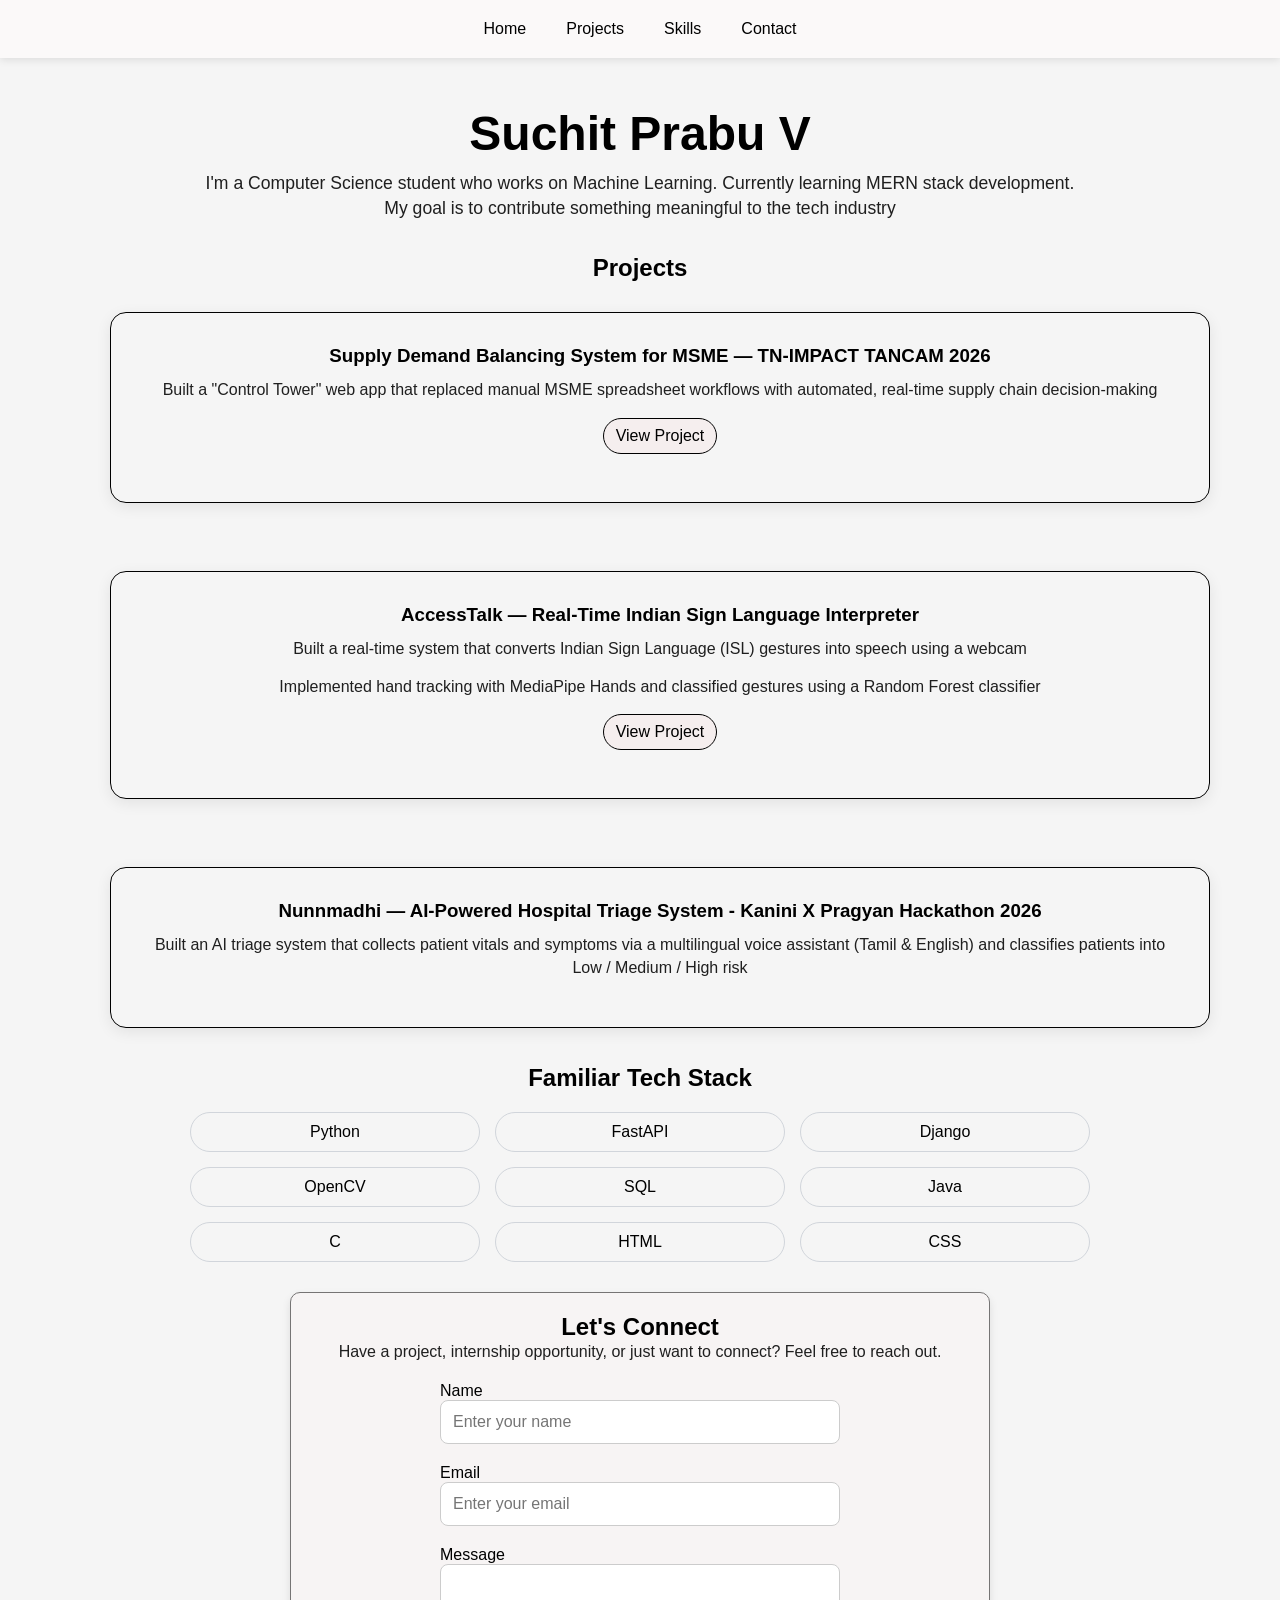
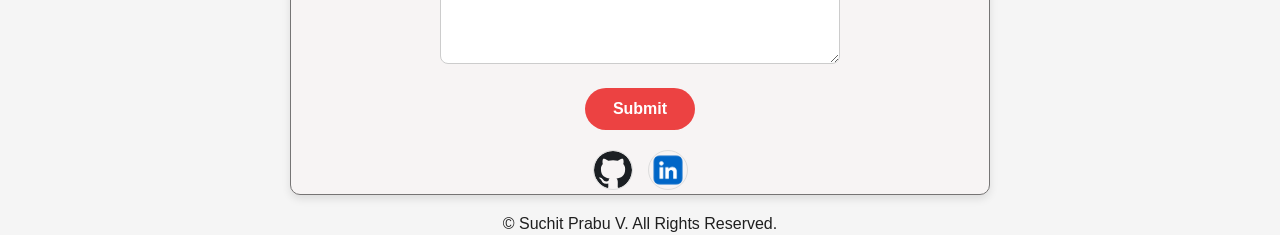
<file: index.html>
<!DOCTYPE html>
<html lang="en">
    <head>
        <meta charset="UTF-8">
        <meta name="viewport" content="width=device-width, initial-scale=1.0">
        <title>Suchit Prabu - Portfolio</title>
        <link rel="stylesheet" href="css3/style.css">
    </head>

    <body>
        <nav class="navbar">
            <ul class="nav-links">
                <li><a href="#hero">Home</a></li>
                <li><a href="#projects">Projects</a></li>
                <li><a href="#skills">Skills</a></li>
                <li><a href="#contact">Contact</a></li>
            </ul>
        </nav>
        <main>
            <section id="hero">
                <h1> Suchit Prabu V</h1>
                <p>I'm a Computer Science student who works on Machine Learning. Currently learning MERN stack development. <br>My goal is to contribute something meaningful to the tech industry</p>
            </section>
            <br>
            <section id="projects">
                <h2>Projects</h2>
                    <div class="project-container">
                        <article class="project-card">
                            <h3>Supply Demand Balancing System for MSME — TN-IMPACT TANCAM 2026</h3>
                            <p>Built a "Control Tower" web app that replaced manual MSME spreadsheet workflows with automated, real-time supply chain decision-making</p>
                            <a class ="view-button" href="https://github.com/SuchitPrabuV/msme-supply-demand">View Project</a>
                        </article>
                        <br>
                        <article class="project-card">
                            <h3>AccessTalk — Real-Time Indian Sign Language Interpreter</h3>
                            <p>Built a real-time system that converts Indian Sign Language (ISL) gestures into speech using a webcam</p>
                            <p>Implemented hand tracking with MediaPipe Hands and classified gestures using a Random Forest classifier</p>
                            <a class ="view-button" href = "https://github.com/SuchitPrabuV/AccessTalk"> View Project</a>
                        </article>
                        <br>
                        <article class="project-card">
                            <h3>Nunnmadhi — AI-Powered Hospital Triage System - Kanini X Pragyan Hackathon 2026</h3>
                            <p>Built an AI triage system that collects patient vitals and symptoms via a multilingual voice assistant (Tamil & English) and classifies patients into Low / Medium / High risk</p>
                        </article>
                    </div>    
            </section>
            
            <section id="skills">
                <h2>Familiar Tech Stack</h2>
                    <ul class="skill-set">
                        <li>Python</li>
                        <li>FastAPI</li>
                        <li>Django</li>
                        <li>OpenCV</li>
                        <li>SQL</li>
                        <li>Java</li>
                        <li>C</li>
                        <li>HTML</li>
                        <li>CSS</li>
                    </ul>
            </section>

            <section id="contact">
                <h2>Let's Connect</h2>
                    <p>
                        Have a project, internship opportunity, or just want to connect?
                        Feel free to reach out.
                    </p><br>
                <form>
                    <div class="input-group">
                        <label for="name">Name</label>
                        <input id="name" type="text" placeholder="Enter your name" required>
                    </div>

                    <div class="input-group">
                        <label for="email">Email</label>
                        <input id="email" type="email" placeholder="Enter your email" required>
                    </div>

                    <div class="input-group">
                        <label for="message">Message</label>
                        <textarea id="message" placeholder="Enter your message" required> </textarea>
                    </div>

                    <button class="submit-button">Submit</button>
                    <div class="social-links"> 
                        <a href = "https://github.com/SuchitPrabuV" target="_blank" rel="noopener noreferrer"> <img src="css3/images/github.svg" alt="GitHub"> </a>
                        <a href="https://www.linkedin.com/in/suchit-prabu-v-19613b2ba/" target="_blank" rel = "noopener noreferrer "> <img src="css3/images/linkedin.webp" alt="LinkedIn"> </a>
                    </div>
                </form>
            </section>
        </main>
        <footer>
            <br>
            <p> &copy; Suchit Prabu V. All Rights Reserved. </p>
        </footer>

    </body>
</html>
</file>
<file: css3/style.css>
html{
    scroll-behavior:smooth;
}
* {
    margin:0;
    padding:0;
    box-sizing:border-box;

}
body{
    font-family:'Segoe UI', Tahoma, Geneva, Verdana, sans-serif;
    background: whitesmoke;
}

ul {
    list-style: none;
}
p{
    line-height: 1.4;
    color: rgb(31, 31, 31)
}

.navbar{
    position: sticky;
    top: 0;
    padding: 20px 0;
    background-color: rgb(251, 249, 249);
    box-shadow: 0 2px 8px rgba(0,0,0,0.1);
    z-index:1000;
}

.nav-links {
    display:flex;   
    gap: 40px;
    justify-content: center;
    flex-wrap: wrap;
}

.nav-links a {
    color: black;
    transition: 0.3s;
    position:relative;
    text-decoration:none;
}

.nav-links a::after{
    content:"";
    position:absolute;
    left:0;
    bottom:-4px;
    width:0;
    height:2px;
    background:#ec4242;
    transition:0.3s;
}

.nav-links a:hover {
    color: rgb(236, 66, 66);
}

.nav-links a:hover::after{
    width:100%;
}

#hero {
    margin-top: 3rem;
}

#hero h1 {
    font-size:clamp(2rem,5vw,3rem);
    padding-bottom: 10px;
}

#hero p {
    max-width:900px;
    margin:auto;
    font-size:1.1rem;

}

#hero,
#projects,
#skills,
#contact,
footer {
    text-align: center;
    scroll-margin-top: 70px;
}

#projects {
    padding-top: 1rem;
    padding-bottom: 1rem;
    padding-left: 16px;
    padding-right: 16px;
    text-align: center;
}

.project-container {
    display:flex;
    flex-direction: column;
    justify-content: center;
    gap:5px;
    max-width: 700px;
    margin: 0 auto;
    padding-top: 10px;
}

.project-card {
    width: 100%;
    padding: 32px 28px;

    border: 1px solid black;
    border-radius: 1rem;
    box-shadow: 0 4px 15px rgba(0,0,0,.08);
}

.project-card h3 {
    margin-bottom: 12px;
}

.project-card p {
    margin-bottom: 16px;
}

.project-card:hover{
    background-color: rgb(230, 228, 227);
    transition: 0.5s;
}


.view-button {
    display:inline-block;
    background-color: rgb(245, 238, 238);
    padding-top: 0.5rem;
    padding-left: 0.7rem;
    padding-right: 0.7rem;
    padding-bottom: 0.5rem;
    border: 0.2px solid;
    border-radius: 3rem;
    margin-bottom: 1rem;
    color:black;
    text-decoration: none;
}

.view-button:hover{
    color:white;
    background-color: rgb(236, 66, 66);
    transition: 0.7s;
}

.skill-set {
    display:grid;
    grid-template-columns:repeat(2,1fr);
    gap:15px;
    max-width:700px;
    margin:auto;
    padding:0;
    margin-top: 20px;
    list-style: none;
    padding-bottom: 30px;

}

.skill-set li {
    text-align: center;
    border: 1px solid #d1d5db;
    border-radius: 999px;
    padding: 10px 20px;
    transition: 0.3s;
}

.skill-set li:nth-child(1):hover { background:#001B2E; color:white; transition: 0.4s;  transform: translateY(-3px);}
.skill-set li:nth-child(2):hover { background:#003554; color:white; transition: 0.4s; transform: translateY(-3px);}
.skill-set li:nth-child(3):hover { background:#005F73; color:white; transition: 0.4s; transform: translateY(-3px);}
.skill-set li:nth-child(4):hover { background:#0A9396; color:white; transition: 0.4s; transform: translateY(-3px);}
.skill-set li:nth-child(5):hover { background:#38B6B8; color:white; transition: 0.4s; transform: translateY(-3px);}
.skill-set li:nth-child(6):hover { background:#5CC8D7; color:#001B2E; transition: 0.4s; transform: translateY(-3px);}
.skill-set li:nth-child(7):hover { background:#84DCC6; color:#001B2E; transition: 0.4s; transform: translateY(-3px);}
.skill-set li:nth-child(8):hover { background:#B7E4C7; color:#001B2E; transition: 0.4s; transform: translateY(-3px);}
.skill-set li:nth-child(9):hover { background:#E9F8F9; color:#001B2E; transition: 0.4s; transform: translateY(-3px);}

.submit-button{
    background:#ec4242;
    color:white;
    border:none;
    padding:12px 28px;
    border-radius:30px;
    cursor:pointer;
    font-size:16px;
    font-weight:600;
}

.submit-button:hover{
    background:#d73030;
}

.social-links{
    display: flex;
    justify-content: center;
    gap: 15px;
    margin-top: 20px;
}

.social-links img{
    width: 40px;
    height: 40px;
    border: 1px solid #ddd;
    border-radius: 50%;
    transition: 0.3s;
}

.social-links a {
    text-decoration: none;
}

.social-links img:hover{
    transform:translateY(-5px);
    box-shadow:0 8px 20px rgba(0,0,0,.15);
}

#contact{
    padding-top: 20px;
    border: 1px solid rgb(118, 116, 116);
    width: 95%;
    max-width:700px;
    justify-content: center;
    margin: auto;
    background-color: #f7f4f4;
    border-radius: 10px;
    box-shadow: 0 4px 8px rgba(0,0,0,0.1);

}

.input-group {
    width: 95%;
    max-width: 400px;
    margin: 0 auto 20px;
    text-align: left;
}

.input-group:label {
    display:block;
    margin-bottom:8px;
    font-weight:600;
}

.input-group input,
.input-group textarea{
    width:100%;
    padding:12px;
    border:1px solid #ccc;
    border-radius:8px;
    font-size:16px;
    box-sizing:border-box;
}

.input-group textarea{
    min-height:100px;
    resize:vertical;
}

@media (min-width:768px){

    .project-card{
        margin:20px;
    }

    .nav-links{
        gap:40px;
    }

    .skill-set{
        grid-template-columns:repeat(3,1fr);
    }

    .input-group{
        width:90%;
    }
    
    #contact {
        width:90%;
    }

}

@media (min-width:1280px){
    .project-container{
        max-width: 1100px;
        margin: 0 auto;
    }
    .skill-set{
        grid-template-columns: repeat(3,1fr);
        max-width: 900px;
    }
}
</file>
